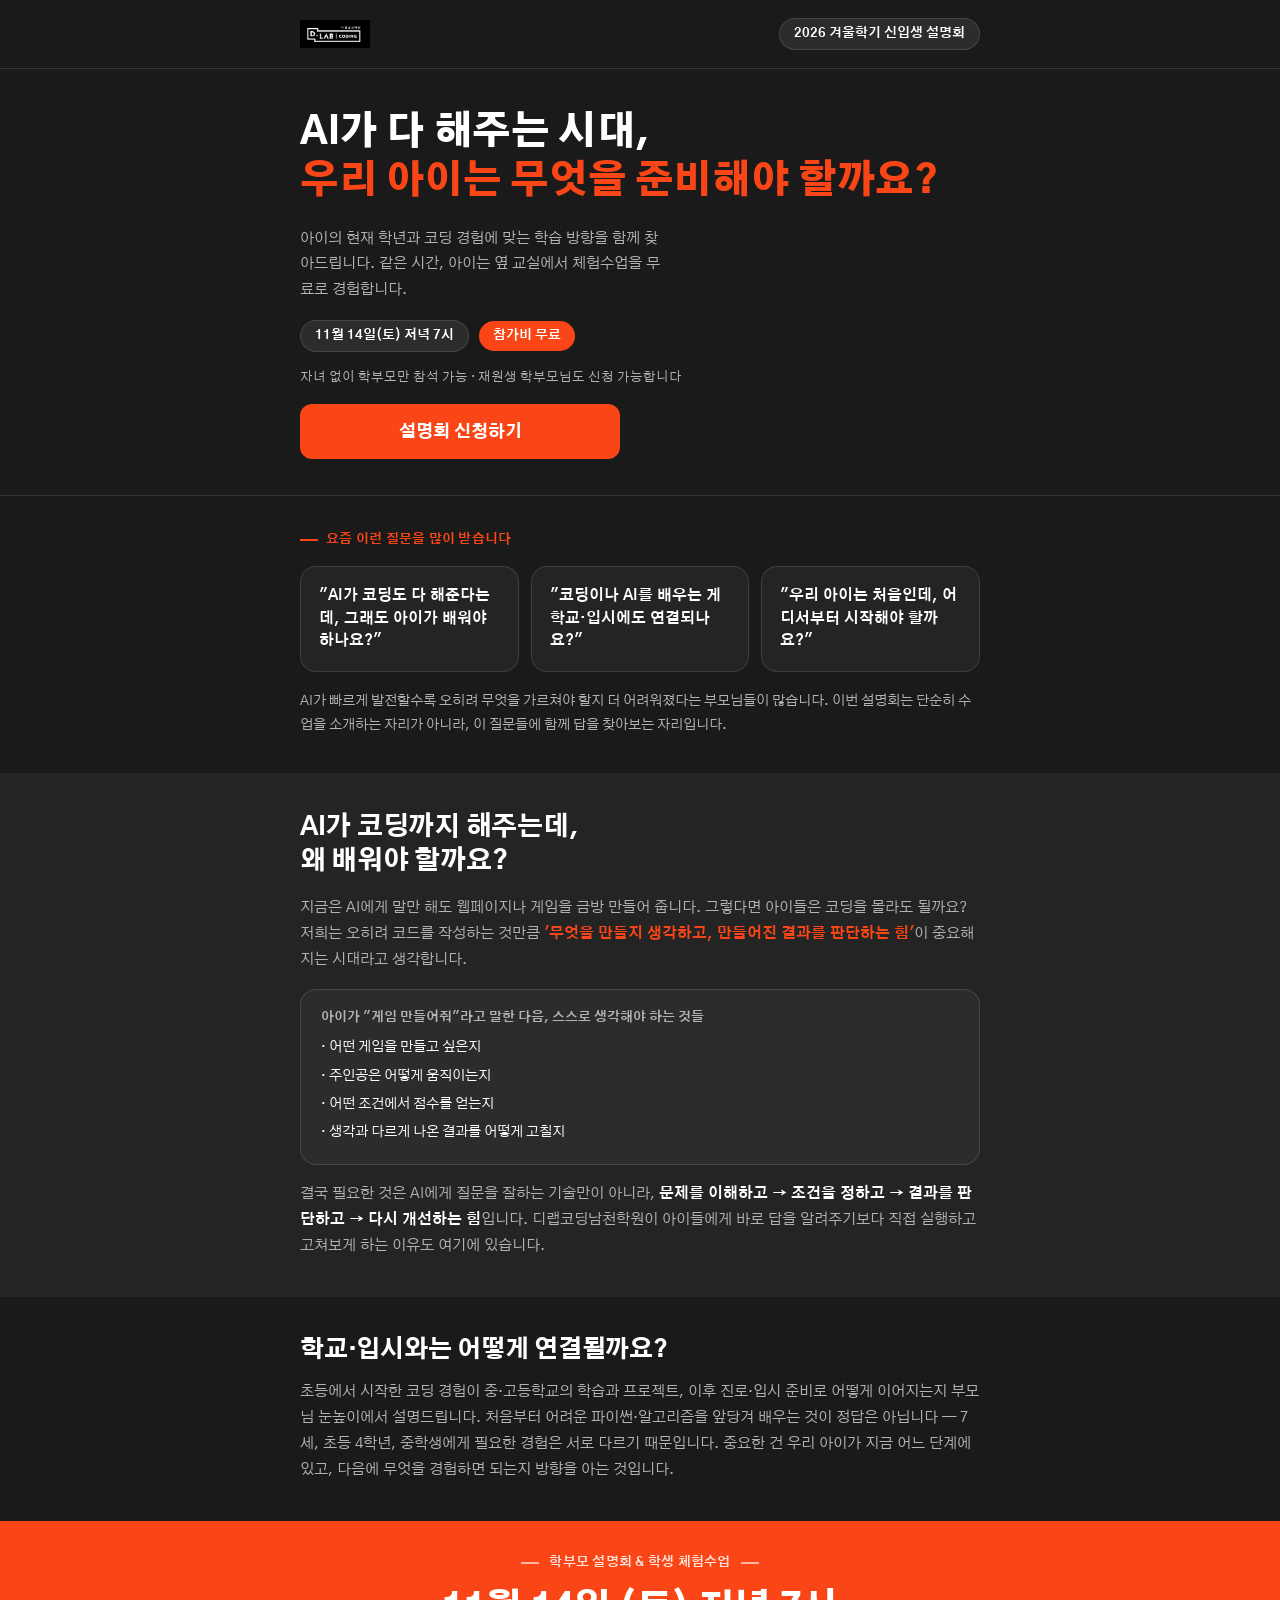
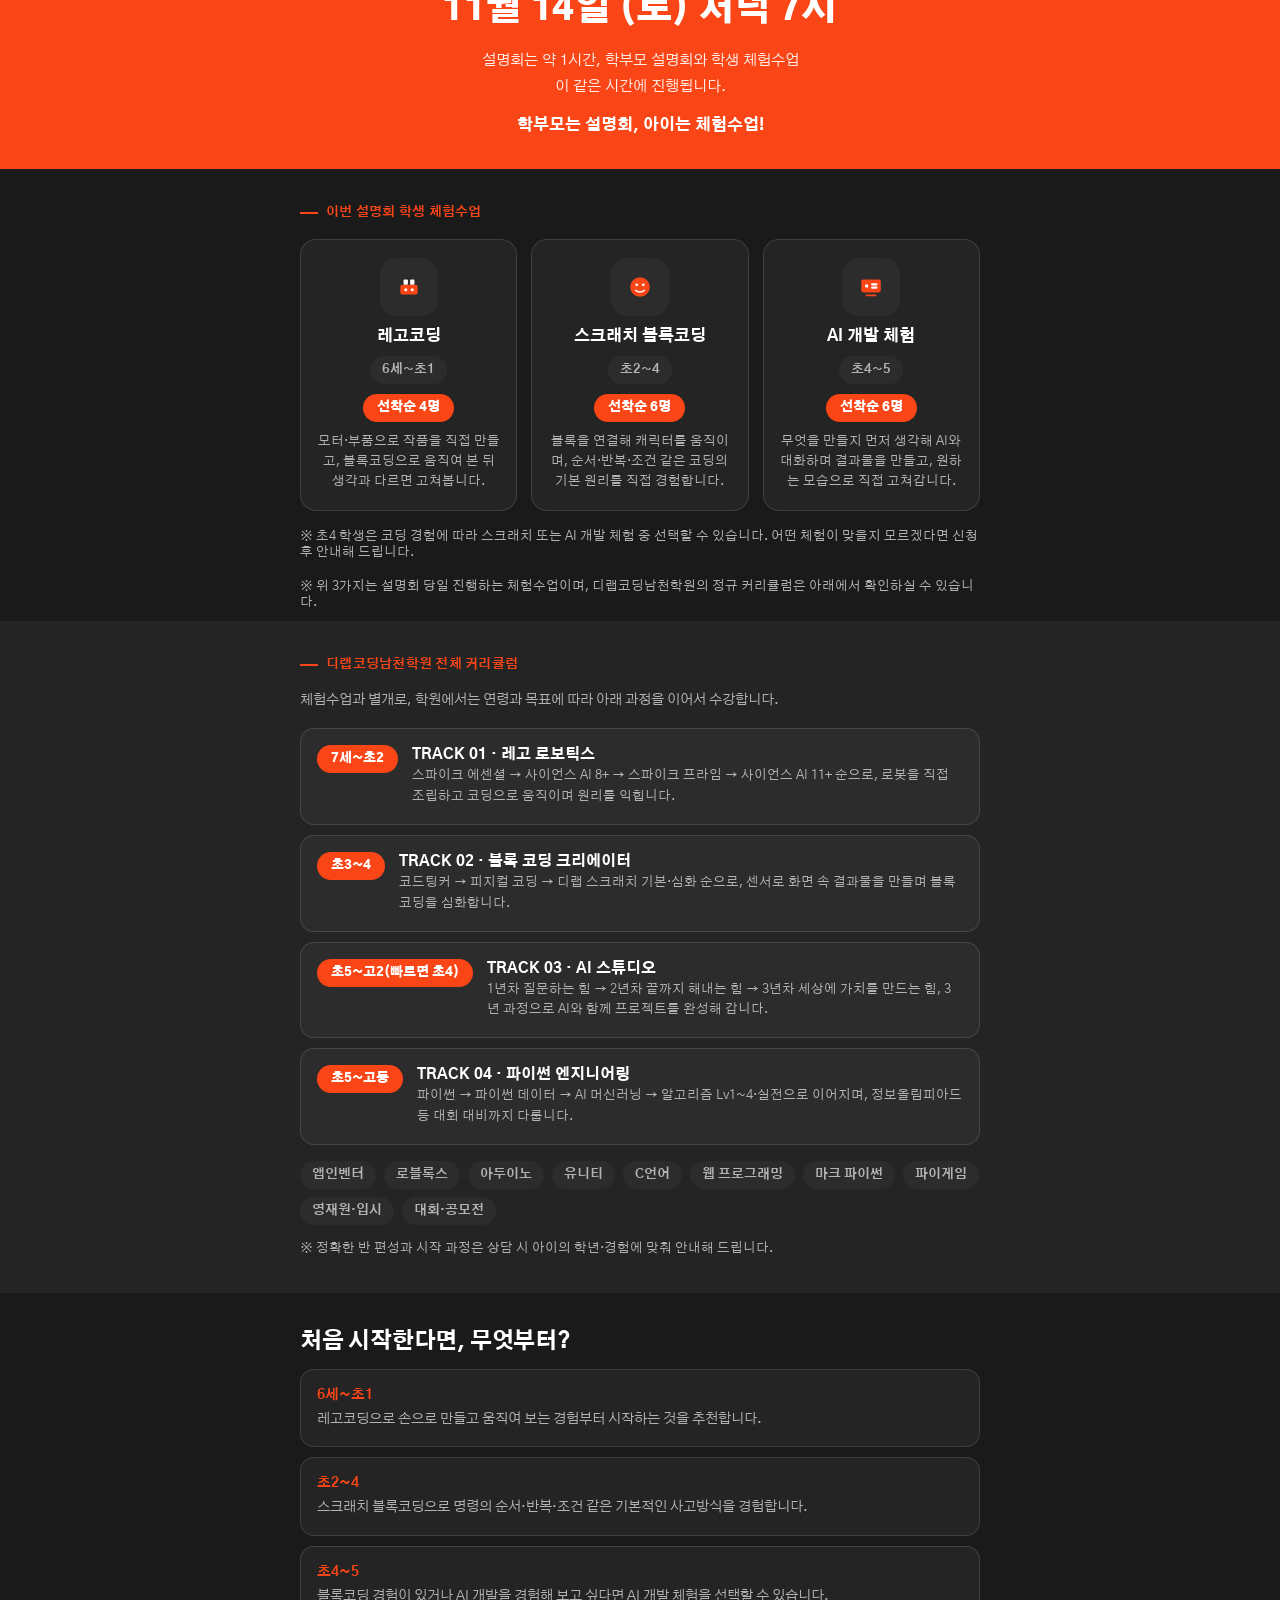
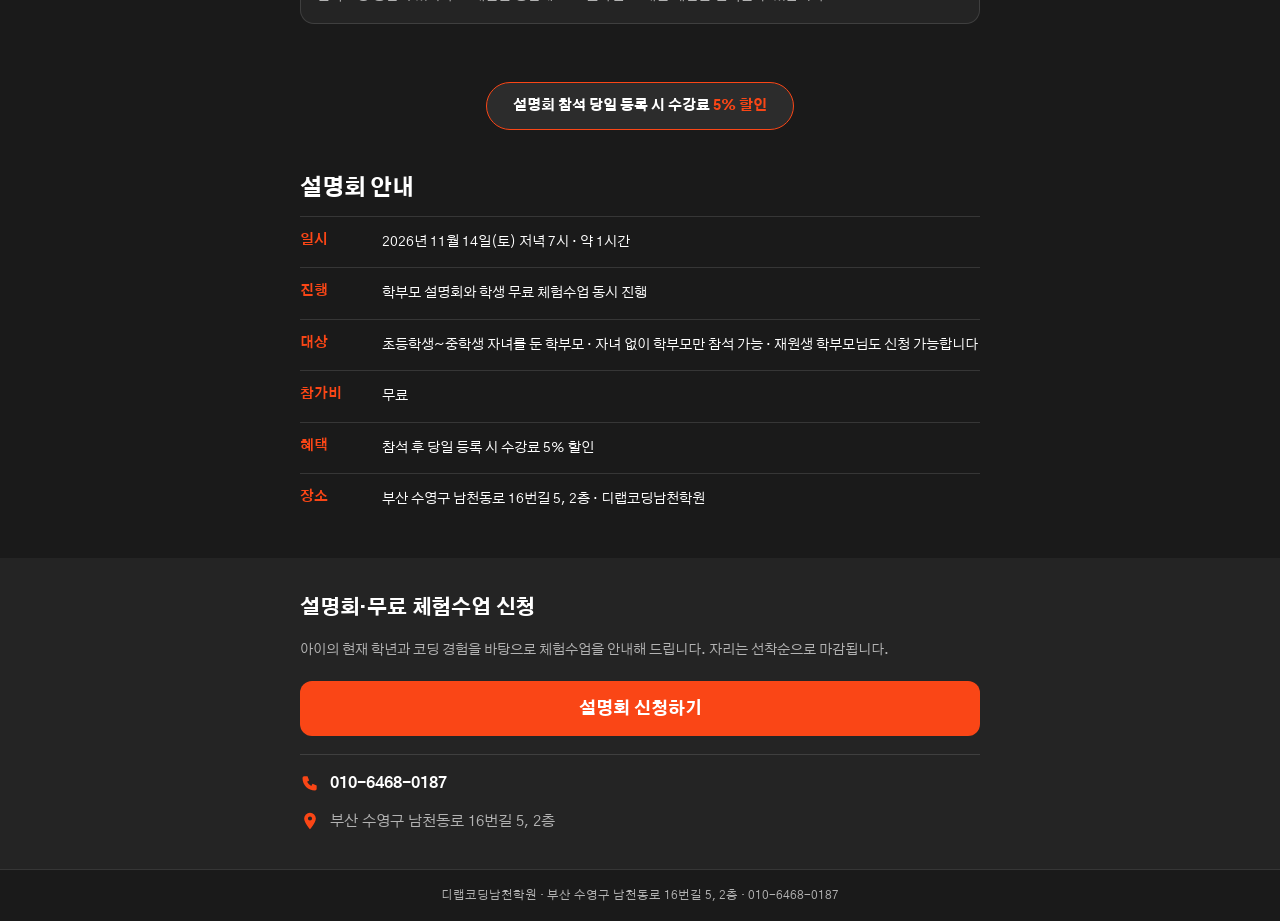
<file: winter-seminar/index.html>
<!doctype html>
<html lang="ko">
<head>
<meta charset="utf-8">
<meta name="viewport" content="width=device-width, initial-scale=1">
<title>디랩코딩남천학원 겨울학기 설명회</title>
<link rel="preconnect" href="https://fonts.googleapis.com">
<link rel="preconnect" href="https://fonts.gstatic.com" crossorigin>
<link href="https://fonts.googleapis.com/css2?family=Gothic+A1:wght@400;500;700;800;900&display=swap" rel="stylesheet">
<style>
  :root{
    --bg:#1A1A1A;
    --surface:#242424;
    --surface-2:#2C2C2C;
    --accent:#FA4616;
    --accent-ink:#FFFFFF;
    --ink:#FFFFFF;
    --muted:#B3B3B3;
    --line:rgba(255,255,255,.12);
  }
  *{box-sizing:border-box;}
  body{margin:0;font-family:'Gothic A1',system-ui,sans-serif;color:var(--ink);background:var(--bg);}
  h1,h2,h3{margin:0;font-family:'Gothic A1',system-ui,sans-serif;font-weight:800;letter-spacing:-.01em;}
  p{margin:0;}
  a{text-decoration:none;}
  img{max-width:100%;}
  .wrap{max-width:720px;margin:0 auto;padding-left:20px;padding-right:20px;}
  .eyebrow{display:inline-flex;align-items:center;gap:8px;font-size:13px;font-weight:700;color:var(--accent);letter-spacing:.02em;}
  .eyebrow .bar{width:18px;height:2px;background:var(--accent);display:inline-block;}
  .pill{display:inline-flex;align-items:center;gap:6px;padding:7px 14px;border-radius:999px;font-size:13px;font-weight:700;background:var(--surface-2);color:var(--ink);border:1px solid var(--line);}
  .pill-accent{background:var(--accent);color:var(--accent-ink);border:none;}
  .class-grid{display:grid;grid-template-columns:repeat(3,minmax(0,1fr));gap:14px;}
  .q-grid{display:grid;grid-template-columns:repeat(3,minmax(0,1fr));gap:12px;}
  @media (max-width:620px){
    .class-grid{grid-template-columns:1fr;}
    .q-grid{grid-template-columns:1fr;}
    .headline{font-size:32px !important;}
    .section-title{font-size:22px !important;}
    .cta-date{font-size:28px !important;}
  }
  .card{background:var(--surface);border:1px solid var(--line);border-radius:16px;padding:18px 14px;display:flex;flex-direction:column;align-items:center;gap:10px;text-align:center;}
  .icon-badge{width:58px;height:58px;border-radius:16px;display:flex;align-items:center;justify-content:center;background:var(--surface-2);}
  .tag{display:inline-block;padding:6px 12px;border-radius:999px;background:var(--surface-2);color:var(--muted);font-weight:700;font-size:12.5px;}
  .tag-accent{display:inline-block;padding:6px 14px;border-radius:999px;background:var(--accent);color:#fff;font-weight:900;font-size:12.5px;}
  .q-card{background:var(--surface);border:1px solid var(--line);border-radius:16px;padding:18px;display:flex;flex-direction:column;gap:8px;}
  .divider{height:1px;background:var(--line);width:100%;}
  .cta-btn{display:block;text-align:center;border:none;cursor:pointer;background:var(--accent);color:#fff;font-family:'Gothic A1',sans-serif;font-weight:800;font-size:17px;padding:17px;border-radius:12px;}
  .info-row{display:flex;gap:14px;padding-block:14px;border-bottom:1px solid var(--line);}
  .info-row:last-child{border-bottom:none;}
  .info-label{width:68px;flex:none;font-weight:700;font-size:14px;color:var(--accent);}
  .info-val{font-size:14px;color:var(--ink);line-height:1.6;}
  .contact-row{display:flex;align-items:center;gap:10px;}
</style>
</head>
<body>

<div style="width:100%;background:var(--bg);">

  <!-- Header -->
  <header style="width:100%;background:var(--bg);padding-block:18px;border-bottom:1px solid var(--line);">
    <div class="wrap" style="display:flex;align-items:center;justify-content:space-between;flex-wrap:wrap;gap:12px;">
      <div style="display:flex;align-items:center;">
        <img src="images/logo.png" alt="D.LAB CODING 디랩코딩학원" style="height:28px;width:auto;display:block;filter:invert(1);">
      </div>
      <span class="pill">2026 겨울학기 신입생 설명회</span>
    </div>
  </header>

  <!-- Hero -->
  <section style="width:100%;background:var(--bg);padding-block:40px 36px;">
    <div class="wrap" style="display:flex;flex-direction:column;gap:18px;">
      <h1 class="headline" style="font-size:38px;line-height:1.3;color:var(--ink);text-wrap:balance;font-weight:900;">
        AI가 다 해주는 시대,<br>
        <span style="color:var(--accent);">우리 아이는 무엇을 준비해야 할까요?</span>
      </h1>
      <p style="font-size:15px;color:var(--muted);line-height:1.7;max-width:46ch;">
        아이의 현재 학년과 코딩 경험에 맞는 학습 방향을 함께 찾아드립니다. 같은 시간, 아이는 옆 교실에서 체험수업을 무료로 경험합니다.
      </p>
      <div style="display:flex;flex-wrap:wrap;gap:10px;align-items:center;">
        <span class="pill">11월 14일(토) 저녁 7시</span>
        <span class="pill pill-accent">참가비 무료</span>
      </div>
      <p style="font-size:13px;color:var(--muted);">자녀 없이 학부모만 참석 가능 · 재원생 학부모님도 신청 가능합니다</p>
      <a href="https://forms.gle/SY4mKL1nP1LMCBMeA" target="_blank" class="cta-btn" style="max-width:320px;">설명회 신청하기</a>
    </div>
  </section>

  <!-- Parent questions -->
  <section style="width:100%;background:var(--bg);padding-block:36px;border-top:1px solid var(--line);">
    <div class="wrap" style="display:flex;flex-direction:column;gap:18px;">
      <div class="eyebrow"><span class="bar"></span>요즘 이런 질문을 많이 받습니다</div>
      <div class="q-grid">
        <div class="q-card">
          <p style="font-size:15px;font-weight:700;line-height:1.5;">"AI가 코딩도 다 해준다는데, 그래도 아이가 배워야 하나요?"</p>
        </div>
        <div class="q-card">
          <p style="font-size:15px;font-weight:700;line-height:1.5;">"코딩이나 AI를 배우는 게 학교·입시에도 연결되나요?"</p>
        </div>
        <div class="q-card">
          <p style="font-size:15px;font-weight:700;line-height:1.5;">"우리 아이는 처음인데, 어디서부터 시작해야 할까요?"</p>
        </div>
      </div>
      <p style="font-size:14px;color:var(--muted);line-height:1.7;">
        AI가 빠르게 발전할수록 오히려 무엇을 가르쳐야 할지 더 어려워졌다는 부모님들이 많습니다. 이번 설명회는 단순히 수업을 소개하는 자리가 아니라, 이 질문들에 함께 답을 찾아보는 자리입니다.
      </p>
    </div>
  </section>

  <!-- Why coding -->
  <section style="width:100%;background:var(--surface);padding-block:38px;">
    <div class="wrap" style="display:flex;flex-direction:column;gap:16px;">
      <h2 class="section-title" style="font-size:26px;color:var(--ink);line-height:1.3;">AI가 코딩까지 해주는데,<br>왜 배워야 할까요?</h2>
      <p style="font-size:14.5px;color:var(--muted);line-height:1.8;">
        지금은 AI에게 말만 해도 웹페이지나 게임을 금방 만들어 줍니다. 그렇다면 아이들은 코딩을 몰라도 될까요? 저희는 오히려 코드를 작성하는 것만큼 <strong style="color:var(--accent);">'무엇을 만들지 생각하고, 만들어진 결과를 판단하는 힘'</strong>이 중요해지는 시대라고 생각합니다.
      </p>
      <div style="background:var(--surface-2);border:1px solid var(--line);border-radius:16px;padding:20px;display:flex;flex-direction:column;gap:10px;">
        <p style="font-size:13px;font-weight:700;color:var(--muted);">아이가 "게임 만들어줘"라고 말한 다음, 스스로 생각해야 하는 것들</p>
        <div style="display:flex;flex-direction:column;gap:6px;">
          <p style="font-size:14px;line-height:1.6;color:var(--ink);">· 어떤 게임을 만들고 싶은지</p>
          <p style="font-size:14px;line-height:1.6;color:var(--ink);">· 주인공은 어떻게 움직이는지</p>
          <p style="font-size:14px;line-height:1.6;color:var(--ink);">· 어떤 조건에서 점수를 얻는지</p>
          <p style="font-size:14px;line-height:1.6;color:var(--ink);">· 생각과 다르게 나온 결과를 어떻게 고칠지</p>
        </div>
      </div>
      <p style="font-size:14.5px;color:var(--muted);line-height:1.8;">
        결국 필요한 것은 AI에게 질문을 잘하는 기술만이 아니라, <strong style="color:var(--ink);">문제를 이해하고 → 조건을 정하고 → 결과를 판단하고 → 다시 개선하는 힘</strong>입니다. 디랩코딩남천학원이 아이들에게 바로 답을 알려주기보다 직접 실행하고 고쳐보게 하는 이유도 여기에 있습니다.
      </p>
    </div>
  </section>

  <!-- School / admissions -->
  <section style="width:100%;background:var(--bg);padding-block:38px;">
    <div class="wrap" style="display:flex;flex-direction:column;gap:14px;">
      <h2 class="section-title" style="font-size:24px;color:var(--ink);">학교·입시와는 어떻게 연결될까요?</h2>
      <p style="font-size:14.5px;color:var(--muted);line-height:1.8;">
        초등에서 시작한 코딩 경험이 중·고등학교의 학습과 프로젝트, 이후 진로·입시 준비로 어떻게 이어지는지 부모님 눈높이에서 설명드립니다. 처음부터 어려운 파이썬·알고리즘을 앞당겨 배우는 것이 정답은 아닙니다 — 7세, 초등 4학년, 중학생에게 필요한 경험은 서로 다르기 때문입니다. 중요한 건 우리 아이가 지금 어느 단계에 있고, 다음에 무엇을 경험하면 되는지 방향을 아는 것입니다.
      </p>
    </div>
  </section>

  <!-- Info session banner -->
  <section style="width:100%;background:var(--accent);padding-block:34px;">
    <div class="wrap" style="display:flex;flex-direction:column;align-items:center;gap:16px;text-align:center;">
      <div style="display:flex;align-items:center;gap:10px;color:rgba(255,255,255,.85);font-size:13px;font-weight:700;letter-spacing:.02em;">
        <span style="width:18px;height:2px;background:rgba(255,255,255,.6);"></span>
        <span>학부모 설명회 &amp; 학생 체험수업</span>
        <span style="width:18px;height:2px;background:rgba(255,255,255,.6);"></span>
      </div>
      <h2 class="cta-date" style="font-size:36px;color:#fff;font-weight:900;">
        11월 14일 (토) 저녁 7시
      </h2>
      <p style="font-size:15px;color:rgba(255,255,255,.9);line-height:1.7;max-width:40ch;">설명회는 약 1시간, 학부모 설명회와 학생 체험수업이 같은 시간에 진행됩니다.</p>
      <p style="font-size:16px;font-weight:800;color:#fff;">
        학부모는 설명회, 아이는 체험수업!
      </p>
    </div>
  </section>

  <!-- Trial classes -->
  <section style="width:100%;background:var(--bg);padding-block:36px 10px;">
    <div class="wrap" style="display:flex;flex-direction:column;gap:18px;">
      <div class="eyebrow"><span class="bar"></span>이번 설명회 학생 체험수업</div>
      <div class="class-grid">

        <div class="card">
          <div class="icon-badge">
            <svg width="26" height="26" viewBox="0 0 24 24" fill="none" aria-hidden="true">
              <rect x="4" y="10" width="16" height="9" rx="2" fill="#FA4616"/>
              <rect x="7" y="5" width="4" height="5" rx="1" fill="#fff"/>
              <rect x="13" y="5" width="4" height="5" rx="1" fill="#fff"/>
              <circle cx="9" cy="14.5" r="1.4" fill="#fff"/>
              <circle cx="15" cy="14.5" r="1.4" fill="#fff"/>
            </svg>
          </div>
          <div style="font-weight:800;font-size:16px;">레고코딩</div>
          <span class="tag">6세~초1</span>
          <span class="tag-accent">선착순 4명</span>
          <p style="font-size:12.5px;color:var(--muted);line-height:1.6;">모터·부품으로 작품을 직접 만들고, 블록코딩으로 움직여 본 뒤 생각과 다르면 고쳐봅니다.</p>
        </div>

        <div class="card">
          <div class="icon-badge">
            <svg width="26" height="26" viewBox="0 0 24 24" fill="none" aria-hidden="true">
              <circle cx="12" cy="12" r="9" fill="#FA4616"/>
              <circle cx="9" cy="10" r="1.3" fill="#fff"/>
              <circle cx="15" cy="10" r="1.3" fill="#fff"/>
              <path d="M8 15c1.2 1.1 2.6 1.6 4 1.6s2.8-.5 4-1.6" stroke="#fff" stroke-width="1.4" stroke-linecap="round" fill="none"/>
            </svg>
          </div>
          <div style="font-weight:800;font-size:16px;">스크래치 블록코딩</div>
          <span class="tag">초2~4</span>
          <span class="tag-accent">선착순 6명</span>
          <p style="font-size:12.5px;color:var(--muted);line-height:1.6;">블록을 연결해 캐릭터를 움직이며, 순서·반복·조건 같은 코딩의 기본 원리를 직접 경험합니다.</p>
        </div>

        <div class="card">
          <div class="icon-badge">
            <svg width="26" height="26" viewBox="0 0 24 24" fill="none" aria-hidden="true">
              <rect x="3" y="5" width="18" height="12" rx="2" fill="#FA4616"/>
              <rect x="7" y="19" width="10" height="1.6" rx=".8" fill="#FA4616"/>
              <circle cx="8" cy="11" r="1.6" fill="#fff"/>
              <rect x="12" y="8.5" width="6" height="2" rx="1" fill="#fff"/>
              <rect x="12" y="11.5" width="6" height="2" rx="1" fill="#fff"/>
            </svg>
          </div>
          <div style="font-weight:800;font-size:16px;">AI 개발 체험</div>
          <span class="tag">초4~5</span>
          <span class="tag-accent">선착순 6명</span>
          <p style="font-size:12.5px;color:var(--muted);line-height:1.6;">무엇을 만들지 먼저 생각해 AI와 대화하며 결과물을 만들고, 원하는 모습으로 직접 고쳐갑니다.</p>
        </div>

      </div>
      <p style="font-size:12.5px;color:var(--muted);">※ 초4 학생은 코딩 경험에 따라 스크래치 또는 AI 개발 체험 중 선택할 수 있습니다. 어떤 체험이 맞을지 모르겠다면 신청 후 안내해 드립니다.</p>
      <p style="font-size:12.5px;color:var(--muted);">※ 위 3가지는 설명회 당일 진행하는 체험수업이며, 디랩코딩남천학원의 정규 커리큘럼은 아래에서 확인하실 수 있습니다.</p>
    </div>
  </section>

  <!-- Full academy curriculum -->
  <section style="width:100%;background:var(--surface);padding-block:36px;">
    <div class="wrap" style="display:flex;flex-direction:column;gap:16px;">
      <div class="eyebrow"><span class="bar"></span>디랩코딩남천학원 전체 커리큘럼</div>
      <p style="font-size:13.5px;color:var(--muted);line-height:1.7;">체험수업과 별개로, 학원에서는 연령과 목표에 따라 아래 과정을 이어서 수강합니다.</p>
      <div style="display:flex;flex-direction:column;gap:10px;">
        <div style="background:var(--surface-2);border:1px solid var(--line);border-radius:14px;padding:16px;display:flex;gap:14px;align-items:flex-start;">
          <span class="tag-accent" style="flex:none;">7세~초2</span>
          <div>
            <p style="font-size:14.5px;font-weight:800;color:var(--ink);">TRACK 01 · 레고 로보틱스</p>
            <p style="font-size:13px;color:var(--muted);line-height:1.6;margin-top:2px;">스파이크 에센셜 → 사이언스 AI 8+ → 스파이크 프라임 → 사이언스 AI 11+ 순으로, 로봇을 직접 조립하고 코딩으로 움직이며 원리를 익힙니다.</p>
          </div>
        </div>
        <div style="background:var(--surface-2);border:1px solid var(--line);border-radius:14px;padding:16px;display:flex;gap:14px;align-items:flex-start;">
          <span class="tag-accent" style="flex:none;">초3~4</span>
          <div>
            <p style="font-size:14.5px;font-weight:800;color:var(--ink);">TRACK 02 · 블록 코딩 크리에이터</p>
            <p style="font-size:13px;color:var(--muted);line-height:1.6;margin-top:2px;">코드팅커 → 피지컬 코딩 → 디랩 스크래치 기본·심화 순으로, 센서로 화면 속 결과물을 만들며 블록코딩을 심화합니다.</p>
          </div>
        </div>
        <div style="background:var(--surface-2);border:1px solid var(--line);border-radius:14px;padding:16px;display:flex;gap:14px;align-items:flex-start;">
          <span class="tag-accent" style="flex:none;">초5~고2(빠르면 초4)</span>
          <div>
            <p style="font-size:14.5px;font-weight:800;color:var(--ink);">TRACK 03 · AI 스튜디오</p>
            <p style="font-size:13px;color:var(--muted);line-height:1.6;margin-top:2px;">1년차 질문하는 힘 → 2년차 끝까지 해내는 힘 → 3년차 세상에 가치를 만드는 힘, 3년 과정으로 AI와 함께 프로젝트를 완성해 갑니다.</p>
          </div>
        </div>
        <div style="background:var(--surface-2);border:1px solid var(--line);border-radius:14px;padding:16px;display:flex;gap:14px;align-items:flex-start;">
          <span class="tag-accent" style="flex:none;">초5~고등</span>
          <div>
            <p style="font-size:14.5px;font-weight:800;color:var(--ink);">TRACK 04 · 파이썬 엔지니어링</p>
            <p style="font-size:13px;color:var(--muted);line-height:1.6;margin-top:2px;">파이썬 → 파이썬 데이터 → AI 머신러닝 → 알고리즘 Lv1~4·실전으로 이어지며, 정보올림피아드 등 대회 대비까지 다룹니다.</p>
          </div>
        </div>
      </div>
      <div style="display:flex;flex-wrap:wrap;gap:8px;">
        <span class="tag">앱인벤터</span><span class="tag">로블록스</span><span class="tag">아두이노</span><span class="tag">유니티</span><span class="tag">C언어</span><span class="tag">웹 프로그래밍</span><span class="tag">마크 파이썬</span><span class="tag">파이게임</span><span class="tag">영재원·입시</span><span class="tag">대회·공모전</span>
      </div>
      <p style="font-size:12.5px;color:var(--muted);">※ 정확한 반 편성과 시작 과정은 상담 시 아이의 학년·경험에 맞춰 안내해 드립니다.</p>
    </div>
  </section>

  <!-- Where to start -->
  <section style="width:100%;background:var(--bg);padding-block:34px;">
    <div class="wrap" style="display:flex;flex-direction:column;gap:14px;">
      <h2 class="section-title" style="font-size:22px;color:var(--ink);">처음 시작한다면, 무엇부터?</h2>
      <div style="display:flex;flex-direction:column;gap:10px;">
        <div style="background:var(--surface);border:1px solid var(--line);border-radius:14px;padding:16px;">
          <p style="font-size:14px;font-weight:700;color:var(--accent);margin-bottom:4px;">6세~초1</p>
          <p style="font-size:14px;color:var(--muted);line-height:1.6;">레고코딩으로 손으로 만들고 움직여 보는 경험부터 시작하는 것을 추천합니다.</p>
        </div>
        <div style="background:var(--surface);border:1px solid var(--line);border-radius:14px;padding:16px;">
          <p style="font-size:14px;font-weight:700;color:var(--accent);margin-bottom:4px;">초2~4</p>
          <p style="font-size:14px;color:var(--muted);line-height:1.6;">스크래치 블록코딩으로 명령의 순서·반복·조건 같은 기본적인 사고방식을 경험합니다.</p>
        </div>
        <div style="background:var(--surface);border:1px solid var(--line);border-radius:14px;padding:16px;">
          <p style="font-size:14px;font-weight:700;color:var(--accent);margin-bottom:4px;">초4~5</p>
          <p style="font-size:14px;color:var(--muted);line-height:1.6;">블록코딩 경험이 있거나 AI 개발을 경험해 보고 싶다면 AI 개발 체험을 선택할 수 있습니다.</p>
        </div>
      </div>
    </div>
  </section>

  <!-- Discount banner -->
  <section style="width:100%;background:var(--bg);padding-block:24px 10px;">
    <div class="wrap" style="display:flex;justify-content:center;">
      <div style="background:var(--surface-2);border:1px solid var(--accent);border-radius:999px;padding:14px 26px;font-weight:800;font-size:14px;color:#fff;text-align:center;">
        설명회 참석 당일 등록 시 수강료 <span style="color:var(--accent);">5% 할인</span>
      </div>
    </div>
  </section>

  <!-- Session info table -->
  <section style="width:100%;background:var(--bg);padding-block:34px;">
    <div class="wrap">
      <h2 class="section-title" style="font-size:22px;color:var(--ink);margin-bottom:6px;">설명회 안내</h2>
      <div class="divider" style="margin-top:14px;"></div>
      <div class="info-row">
        <div class="info-label">일시</div>
        <div class="info-val">2026년 11월 14일(토) 저녁 7시 · 약 1시간</div>
      </div>
      <div class="info-row">
        <div class="info-label">진행</div>
        <div class="info-val">학부모 설명회와 학생 무료 체험수업 동시 진행</div>
      </div>
      <div class="info-row">
        <div class="info-label">대상</div>
        <div class="info-val">초등학생~중학생 자녀를 둔 학부모 · 자녀 없이 학부모만 참석 가능 · 재원생 학부모님도 신청 가능합니다</div>
      </div>
      <div class="info-row">
        <div class="info-label">참가비</div>
        <div class="info-val">무료</div>
      </div>
      <div class="info-row">
        <div class="info-label">혜택</div>
        <div class="info-val">참석 후 당일 등록 시 수강료 5% 할인</div>
      </div>
      <div class="info-row">
        <div class="info-label">장소</div>
        <div class="info-val">부산 수영구 남천동로 16번길 5, 2층 · 디랩코딩남천학원</div>
      </div>
    </div>
  </section>

  <!-- Contact / RSVP -->
  <section style="width:100%;background:var(--surface);padding-block:38px;">
    <div class="wrap" style="display:flex;flex-direction:column;gap:18px;">
      <h3 style="font-size:20px;color:var(--ink);">설명회·무료 체험수업 신청</h3>
      <p style="font-size:14px;color:var(--muted);line-height:1.7;">
        아이의 현재 학년과 코딩 경험을 바탕으로 체험수업을 안내해 드립니다. 자리는 선착순으로 마감됩니다.
      </p>
      <a href="https://forms.gle/SY4mKL1nP1LMCBMeA" target="_blank" class="cta-btn">설명회 신청하기</a>
      <div class="divider"></div>
      <div class="contact-row">
        <svg width="20" height="20" viewBox="0 0 24 24" fill="none" aria-hidden="true"><path d="M5 4h4l2 5-2.5 1.5a11 11 0 0 0 5 5L15 13l5 2v4a2 2 0 0 1-2 2C9.6 21 3 14.4 3 6a2 2 0 0 1 2-2Z" fill="#FA4616"/></svg>
        <span style="font-size:16px;font-weight:700;color:var(--ink);">010-6468-0187</span>
      </div>
      <div class="contact-row">
        <svg width="20" height="20" viewBox="0 0 24 24" fill="none" aria-hidden="true"><path d="M12 2a7 7 0 0 0-7 7c0 5.2 7 13 7 13s7-7.8 7-13a7 7 0 0 0-7-7Zm0 9.5A2.5 2.5 0 1 1 12 6.5a2.5 2.5 0 0 1 0 5Z" fill="#FA4616"/></svg>
        <span style="font-size:15px;color:var(--muted);">부산 수영구 남천동로 16번길 5, 2층</span>
      </div>
    </div>
  </section>

  <!-- Footer -->
  <footer style="width:100%;background:var(--bg);padding-block:18px;border-top:1px solid var(--line);">
    <div class="wrap" style="text-align:center;">
      <p style="font-size:12px;color:var(--muted);">디랩코딩남천학원 · 부산 수영구 남천동로 16번길 5, 2층 · 010-6468-0187</p>
    </div>
  </footer>

</div>
</body>
</html>
</file>
